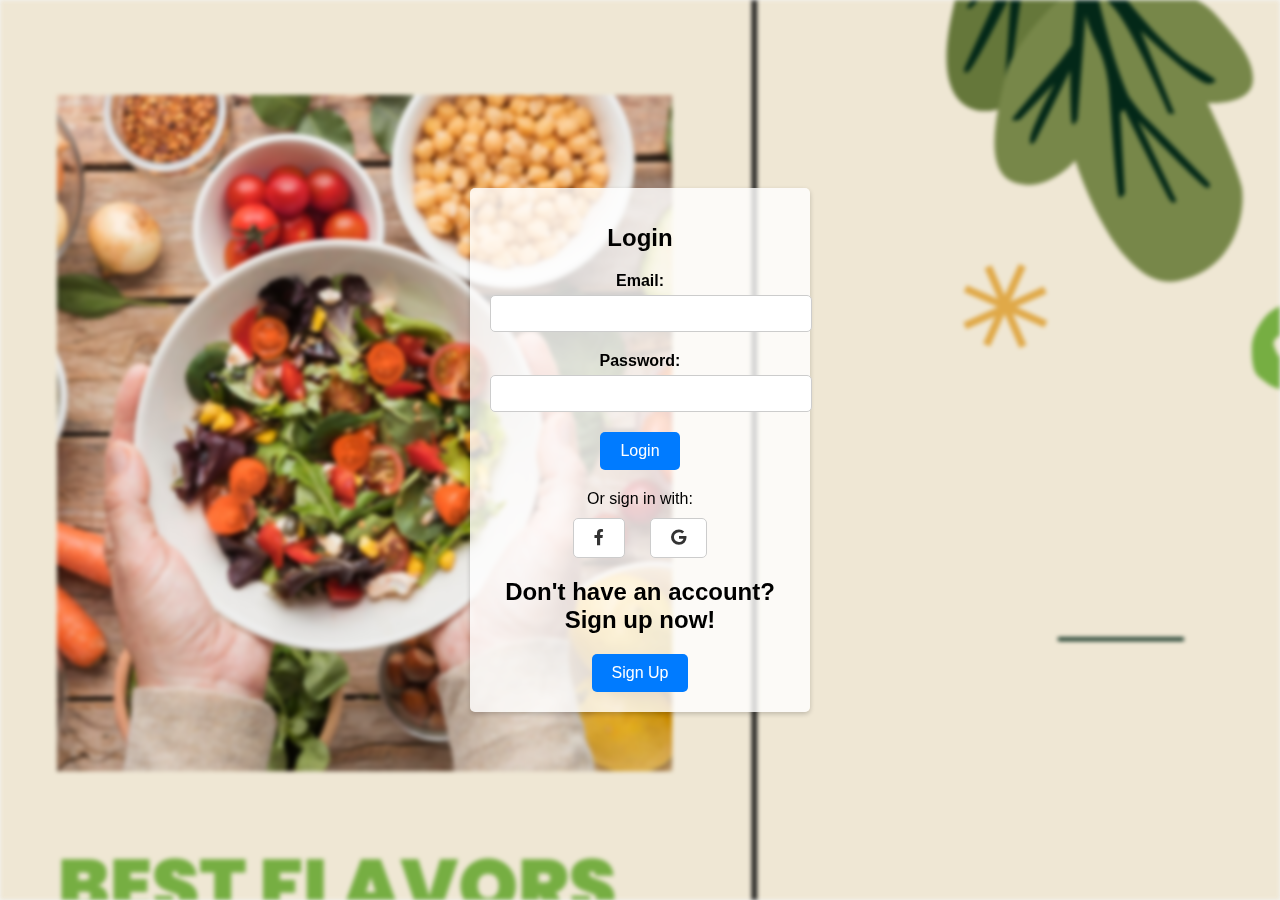
<file: index.html>
<!DOCTYPE html>
<html lang="en">
<head>
    <meta charset="UTF-8">
    <meta http-equiv="X-UA-Compatible" content="IE=edge">
    <meta name="viewport" content="width=device-width, initial-scale=1.0">
    <title>Login</title>
    <link rel="stylesheet" href="styles.css">
    <link rel="stylesheet" href="https://cdnjs.cloudflare.com/ajax/libs/font-awesome/5.15.3/css/all.min.css">

</head>
<body>
    <div class="container">
        <h1>Login</h1>
        <form action="login.php" method="post"> <!-- Replace "login.php" with your actual backend authentication endpoint -->
            <div class="form-group">
                <label for="email">Email:</label>
                <input type="email" id="email" name="email" required>
            </div>
            <div class="form-group">
                <label for="password">Password:</label>
                <input type="password" id="password" name="password" required>
            </div>
            <div class="form-group">
                <button type="submit">Login</button>
            </div>
        </form>
        <div class="alt-login">
            <p>Or sign in with:</p>
            <a href="#"><i class="fab fa-facebook-f"></i></a> <!-- Replace "#" with your Facebook authentication URL -->
            <a href="#"><i class="fab fa-google"></i></a>   <!-- Replace "#" with your Google authentication URL -->
        <h2>Don't have an account? Sign up now!</h2>
        <form action="signup.php" method="post"> <!-- Replace "signup.php" with your actual backend registration endpoint -->
           
                <button type="submit">Sign Up</button>
        </form>
    </div>
    </div>
    
</body>
</html>
</file>
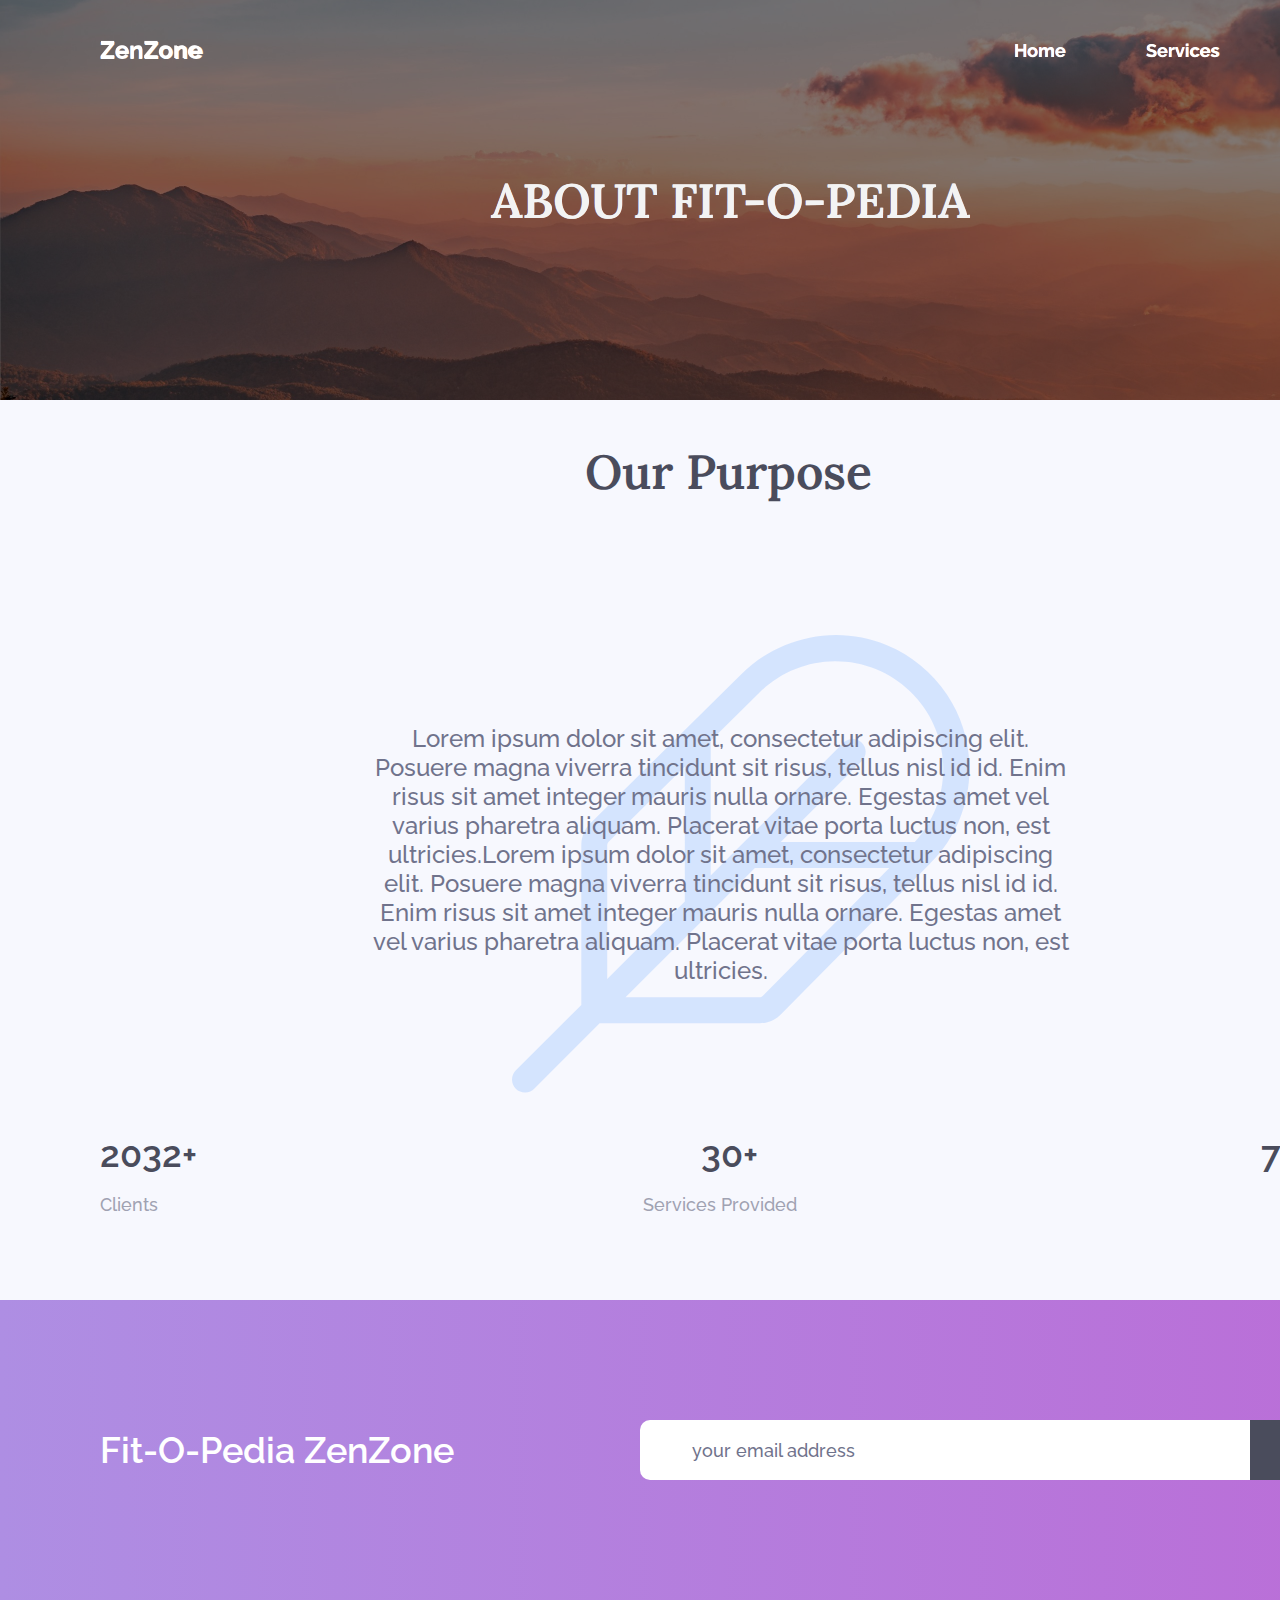
<file: home/about/index.html>
<!DOCTYPE html>
<html>
  <head>
    <meta charset="utf-8" />
    <meta name="viewport" content="initial-scale=1, width=device-width" />

    <link rel="stylesheet" href="./global.css" />
    <link rel="stylesheet" href="./index.css" />
    <link
      rel="stylesheet"
      href="https://fonts.googleapis.com/css2?family=Raleway:wght@500;600;700&display=swap"
    />
    <link
      rel="stylesheet"
      href="https://fonts.googleapis.com/css2?family=Lora:wght@600&display=swap"
    />
  </head>
  <body>
    <div class="aboutpage">
      <div class="aboutheading">
        <div class="home-parent">
          <b class="home" id="homeText">Home</b>
          <b class="home" id="servicesText">Services</b>
          <b class="about">About</b>
        </div>
        <b class="zenzone" id="zenZoneText">ZenZone</b>
        <div class="about-fit-o-pedia">ABout Fit-o-pedia</div>
      </div>
      <div class="aboutmission">
        <img
          class="phfeather-light-icon"
          alt=""
          src="./public/phfeatherlight.svg"
        />

        <div class="our-purpose">Our Purpose</div>
        <div class="lorem-ipsum-dolor">
          Lorem ipsum dolor sit amet, consectetur adipiscing elit. Posuere magna
          viverra tincidunt sit risus, tellus nisl id id. Enim risus sit amet
          integer mauris nulla ornare. Egestas amet vel varius pharetra aliquam.
          Placerat vitae porta luctus non, est ultricies.Lorem ipsum dolor sit
          amet, consectetur adipiscing elit. Posuere magna viverra tincidunt sit
          risus, tellus nisl id id. Enim risus sit amet integer mauris nulla
          ornare. Egestas amet vel varius pharetra aliquam. Placerat vitae porta
          luctus non, est ultricies.
        </div>
        <div class="frame-parent">
          <div class="parent">
            <div class="div">2032+</div>
            <div class="div">30+</div>
            <div class="div">700+</div>
          </div>
          <div class="clients-parent">
            <div class="clients">Clients</div>
            <div class="clients">Services Provided</div>
            <div class="clients">Events</div>
          </div>
        </div>
      </div>
      <div class="homepagefooter">
        <div class="fit-o-pedia-zenzone">Fit-O-Pedia ZenZone</div>
        <div class="emailinput">
          <img class="emailinput-icon" alt="" src="./public/emailinput.svg" />

          <div class="your-email-address">your email address</div>
        </div>
      </div>
    </div>

    <script>
      var homeText = document.getElementById("homeText");
      if (homeText) {
        homeText.addEventListener("click", function (e) {
          // Please sync "HomePage" to the project
        });
      }
      
      var servicesText = document.getElementById("servicesText");
      if (servicesText) {
        servicesText.addEventListener("click", function (e) {
          // Please sync "SerivceDetails" to the project
        });
      }
      
      var zenZoneText = document.getElementById("zenZoneText");
      if (zenZoneText) {
        zenZoneText.addEventListener("click", function (e) {
          // Please sync "HomePage" to the project
        });
      }
      </script>
  </body>
</html>
</file>
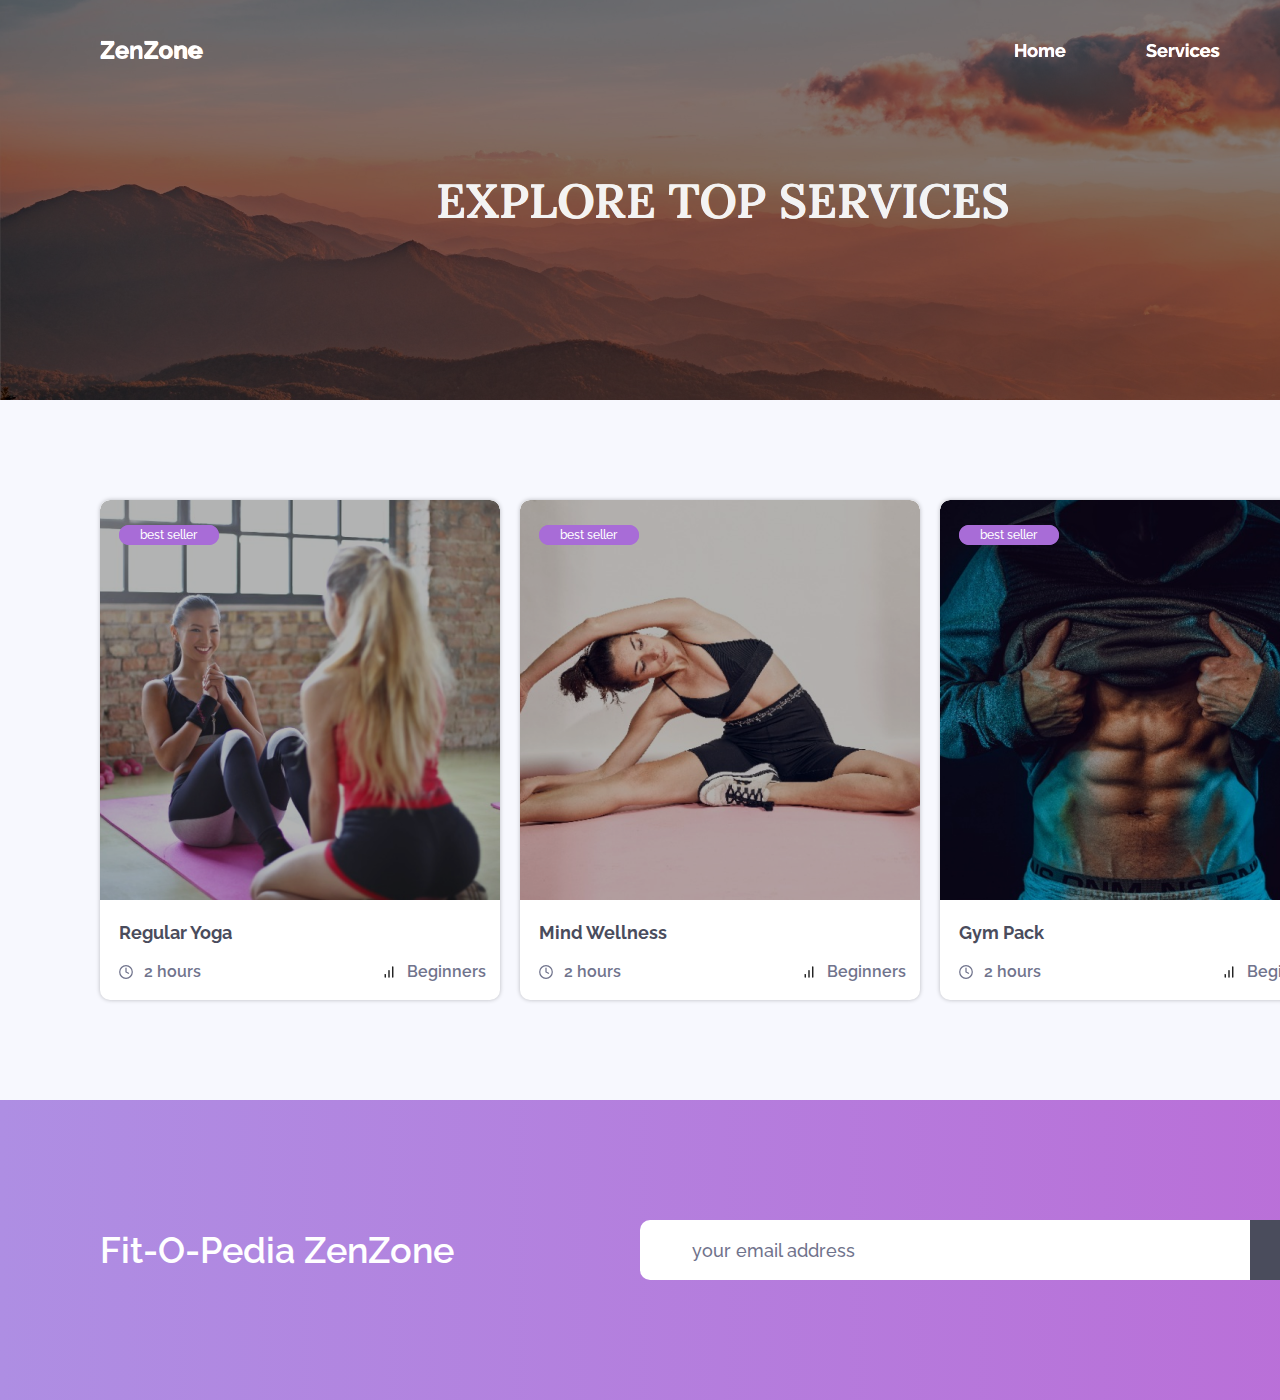
<file: home/services/index.html>
<!DOCTYPE html>
<html>
  <head>
    <meta charset="utf-8" />
    <meta name="viewport" content="initial-scale=1, width=device-width" />

    <link rel="stylesheet" href="./global.css" />
    <link rel="stylesheet" href="./index.css" />
    <link
      rel="stylesheet"
      href="https://fonts.googleapis.com/css2?family=Raleway:wght@500;600;700&display=swap"
    />
    <link
      rel="stylesheet"
      href="https://fonts.googleapis.com/css2?family=Lora:wght@600&display=swap"
    />
  </head>
  <body>
    <div class="serivcedetails">
      <div class="coursedetailsheading">
        <div class="home-parent">
          <b class="home" id="homeText">Home</b>
          <b class="services">Services</b>
          <b class="home" id="aboutText">About</b>
        </div>
        <b class="zenzone" id="zenZoneText">ZenZone</b>
        <div class="explore-top-services">Explore Top Services</div>
      </div>
      <div class="coursedetailscards">
        <div class="cards">
          <b class="regular-yoga">Regular Yoga</b>
          <div class="frame-parent">
            <div class="clock-parent">
              <img class="clock-icon" alt="" src="./public/clock.svg" />

              <div class="hours">2 hours</div>
            </div>
            <div class="clock-parent">
              <img class="clock-icon" alt="" src="./public/barchart.svg" />

              <div class="hours">Beginners</div>
            </div>
          </div>
          <div class="image">
            <div class="rectangle-parent">
              <div class="group-child"></div>
              <div class="best-seller">best seller</div>
            </div>
          </div>
        </div>
        <div class="cards1">
          <b class="regular-yoga">Mind Wellness</b>
          <div class="frame-parent">
            <div class="clock-parent">
              <img class="clock-icon" alt="" src="./public/clock1.svg" />

              <div class="hours">2 hours</div>
            </div>
            <div class="clock-parent">
              <img class="clock-icon" alt="" src="./public/barchart.svg" />

              <div class="hours">Beginners</div>
            </div>
          </div>
          <div class="image1">
            <div class="rectangle-parent">
              <div class="group-child"></div>
              <div class="best-seller">best seller</div>
            </div>
          </div>
        </div>
        <div class="cards2">
          <b class="regular-yoga">Gym Pack</b>
          <div class="frame-parent">
            <div class="clock-parent">
              <img class="clock-icon" alt="" src="./public/clock2.svg" />

              <div class="hours">2 hours</div>
            </div>
            <div class="clock-parent">
              <img class="clock-icon" alt="" src="./public/barchart.svg" />

              <div class="hours">Beginners</div>
            </div>
          </div>
          <div class="image2">
            <div class="rectangle-parent">
              <div class="group-child"></div>
              <div class="best-seller">best seller</div>
            </div>
          </div>
        </div>
      </div>
      <div class="homepagefooter">
        <div class="fit-o-pedia-zenzone">Fit-O-Pedia ZenZone</div>
        <div class="emailinput">
          <img class="emailinput-icon" alt="" src="./public/emailinput.svg" />

          <div class="your-email-address">your email address</div>
        </div>
      </div>
    </div>

    <script>
      var homeText = document.getElementById("homeText");
      if (homeText) {
        homeText.addEventListener("click", function (e) {
          // Please sync "HomePage" to the project
        });
      }
      
      var aboutText = document.getElementById("aboutText");
      if (aboutText) {
        aboutText.addEventListener("click", function (e) {
          // Please sync "AboutPage" to the project
        });
      }
      
      var zenZoneText = document.getElementById("zenZoneText");
      if (zenZoneText) {
        zenZoneText.addEventListener("click", function (e) {
          // Please sync "HomePage" to the project
        });
      }
      </script>
  </body>
</html>
</file>
<file: styles.css>
body {
    font-family: Arial, sans-serif;
    background-color: #f4f4f4;
    margin: 0;
    padding: 0;
    display: flex;
    justify-content: center;
    align-items: center;
    height: 100vh;
 
}
body::before {
    content: "";
    background-image: url("images/background.png"); /* Replace with your image URL */
    filter: blur(2px); /* Adjust the blur amount as needed */
    position: fixed;
    top: 0;
    left: 0;
    width: 100%;
    height: 100%;
    z-index: -1; /* Place the blurred image behind content */
}


.container {
    background-color: rgba(255, 255, 255, 0.8);
    border-radius: 5px;
    box-shadow: 0 2px 5px rgba(0, 0, 0, 0.2);
    padding: 20px;
    width: 300px;
    text-align: center;
    align-items: center;
    float: left;
}

h1 {
    font-size: 24px;
    margin-bottom: 20px;
}

.form-group {
    margin-bottom: 20px;
}

label {
    font-weight: bold;
    display: block;
    margin-bottom: 5px;
}

input[type="email"],
input[type="password"] {
    width: 100%;
    padding: 10px;
    border: 1px solid #ccc;
    border-radius: 5px;
}

button {
    background-color: #007bff;
    color: #fff;
    padding: 10px 20px;
    border: none;
    border-radius: 5px;
    cursor: pointer;
    font-size: 16px;
}

.alt-login p {
    margin-bottom: 10px;
}

.alt-login a {
    display: inline-block;
    background-color: #fff;
    border: 1px solid #ccc;
    padding: 10px 20px;
    border-radius: 5px;
    margin: 0 10px;
    text-decoration: none;
    color: #333;
    font-weight: bold;
    transition: background-color 0.3s ease;
}

.alt-login a:hover {
    background-color: #007bff;
    color: #fff;
}
.signup-container {
    margin-top: 20px;
    background-color: #fff;
    border-radius: 5px;
    box-shadow: 0 2px 5px rgba(0, 0, 0, 0.2);
    padding: 20px;
    width: 300px;
    text-align: center;
    float: left;
}



.signup-button {
    text-align: center;
    margin-top: 20px;
}

.signup-link {
    background-color: #007bff;
    color: #fff;
    padding: 10px 20px;
    border: none;
    border-radius: 5px;
    cursor: pointer;
    font-size: 16px;
    text-decoration: none; /* Remove underlines for links */
    display: inline-block;
}

.signup-container button {
    background-color: #007bff;
    color: #fff;
    padding: 10px 20px;
    border: none;
    border-radius: 5px;
    cursor: pointer;
    font-size: 16px;
}
</file>
<file: home/about/global.css>
body {
  margin: 0;
  line-height: normal;
}

:root {
  /* fonts */
  --raleway-36px-semibold: Raleway;
  --lora-48px-uppercase: Lora;

  /* font sizes */
  --raleway-18px-bold-size: 18px;
  --raleway-36px-semibold-size: 36px;
  --raleway-24px-medium-size: 24px;
  --lora-48px-uppercase-size: 48px;

  /* Colors */
  --color-white1: #fff;
  --primary-gray: #70738c;
  --light-blue: #f7f8fe;
  --light-gray: #a0a2b2;
  --color-dimgray: #4a4c5c;
  --white: #f3f3f3;

  /* Border radiuses */
  --br-3xs: 10px;
}
</file>
<file: home/about/index.css>
.home {
  cursor: pointer;
}
.about,
.home {
  position: relative;
}
.home-parent {
  position: absolute;
  top: 40px;
  left: 1014px;
  display: flex;
  flex-direction: row;
  align-items: flex-start;
  justify-content: flex-start;
  gap: 80px;
}
.zenzone {
  position: absolute;
  top: 36px;
  left: 100px;
  font-size: var(--raleway-24px-medium-size);
  cursor: pointer;
}
.about-fit-o-pedia {
  position: absolute;
  top: 170px;
  left: 491px;
  font-size: var(--lora-48px-uppercase-size);
  text-transform: uppercase;
  font-weight: 600;
  font-family: var(--lora-48px-uppercase);
  color: var(--white);
}
.aboutheading {
  position: absolute;
  top: 0;
  left: 0;
  width: 1440px;
  height: 400px;
  overflow: hidden;
  background-image: url(./public/aboutheading@3x.png);
  background-size: cover;
  background-repeat: no-repeat;
  background-position: top;
}
.phfeather-light-icon {
  position: absolute;
  height: 61.33%;
  width: 38.33%;
  top: 20.11%;
  right: 30.83%;
  bottom: 18.56%;
  left: 30.83%;
  max-width: 100%;
  overflow: hidden;
  max-height: 100%;
}
.our-purpose {
  position: absolute;
  top: 41px;
  left: 585px;
  text-transform: capitalize;
  font-weight: 600;
  font-family: var(--lora-48px-uppercase);
}
.lorem-ipsum-dolor {
  position: absolute;
  top: 324px;
  left: 368px;
  font-size: var(--raleway-24px-medium-size);
  font-weight: 500;
  color: var(--primary-gray);
  text-align: center;
  display: inline-block;
  width: 705px;
  height: 252px;
}
.div {
  position: relative;
  font-weight: 600;
}
.parent {
  position: absolute;
  top: 0;
  left: 0;
  width: 1240px;
  display: flex;
  flex-direction: row;
  align-items: flex-end;
  justify-content: space-between;
}
.clients {
  position: relative;
  font-weight: 500;
}
.clients-parent {
  position: absolute;
  top: 61px;
  left: 0;
  width: 1240px;
  display: flex;
  flex-direction: row;
  align-items: flex-end;
  justify-content: space-between;
  font-size: var(--raleway-18px-bold-size);
  color: var(--light-gray);
}
.aboutmission,
.frame-parent {
  position: absolute;
  top: 733px;
  left: 100px;
  width: 1240px;
  height: 82px;
  font-size: var(--raleway-36px-semibold-size);
}
.aboutmission {
  top: 400px;
  left: 0;
  background-color: var(--light-blue);
  width: 1440px;
  height: 900px;
  overflow: hidden;
  font-size: var(--lora-48px-uppercase-size);
  color: var(--color-dimgray);
}
.fit-o-pedia-zenzone {
  position: absolute;
  top: 129px;
  left: 100px;
  font-weight: 600;
}
.emailinput-icon {
  position: absolute;
  top: 0;
  left: 610px;
  border-radius: 0 var(--br-3xs) var(--br-3xs) 0;
  width: 90px;
  height: 60px;
  overflow: hidden;
}
.your-email-address {
  position: absolute;
  top: 20px;
  left: 52px;
  font-weight: 500;
}
.emailinput,
.homepagefooter {
  position: absolute;
  overflow: hidden;
}
.emailinput {
  top: 120px;
  left: 640px;
  border-radius: var(--br-3xs);
  background-color: var(--color-white1);
  width: 700px;
  height: 60px;
  font-size: var(--raleway-18px-bold-size);
  color: var(--primary-gray);
}
.homepagefooter {
  top: 1300px;
  left: 0;
  background: linear-gradient(-90deg, #bb6cd7, #ae8ee3);
  width: 1440px;
  height: 300px;
  font-size: var(--raleway-36px-semibold-size);
}
.aboutpage {
  position: relative;
  background-color: var(--color-white1);
  width: 100%;
  height: 1600px;
  overflow: hidden;
  text-align: left;
  font-size: var(--raleway-18px-bold-size);
  color: var(--color-white1);
  font-family: var(--raleway-36px-semibold);
}
</file>
<file: home/services/global.css>
body {
  margin: 0;
  line-height: normal;
}

:root {
  /* fonts */
  --raleway-36px-semibold: Raleway;
  --lora-48px-uppercase: Lora;

  /* font sizes */
  --raleway-18px-medium-size: 18px;
  --raleway-36px-semibold-size: 36px;
  --font-size-xs: 12px;
  --raleway-16px-semibold-size: 16px;
  --lora-48px-uppercase-size: 48px;

  /* Colors */
  --color-white1: #fff;
  --primary-gray: #70738c;
  --light-blue: #f7f8fe;
  --primary-purple: #a86cd7;
  --dark-grey: #4a4c5c;
  --white: #f3f3f3;

  /* Gaps */
  --gap-161xl: 180px;
  --gap-3xs: 10px;

  /* Border radiuses */
  --br-3xs: 10px;
}
</file>
<file: home/services/index.css>
.home {
  cursor: pointer;
}
.home,
.services {
  position: relative;
}
.home-parent {
  position: absolute;
  top: 40px;
  left: 1014px;
  display: flex;
  flex-direction: row;
  align-items: flex-start;
  justify-content: flex-start;
  gap: 80px;
}
.zenzone {
  position: absolute;
  top: 36px;
  left: 100px;
  font-size: 24px;
  cursor: pointer;
}
.explore-top-services {
  position: absolute;
  top: 170px;
  left: 436px;
  font-size: var(--lora-48px-uppercase-size);
  text-transform: uppercase;
  font-weight: 600;
  font-family: var(--lora-48px-uppercase);
  color: var(--white);
}
.coursedetailsheading {
  position: absolute;
  top: 0;
  left: 0;
  width: 1440px;
  height: 400px;
  overflow: hidden;
  background-image: url(./public/coursedetailsheading@3x.png);
  background-size: cover;
  background-repeat: no-repeat;
  background-position: top;
}
.regular-yoga {
  position: absolute;
  top: 422px;
  left: 19px;
}
.clock-icon {
  position: relative;
  width: 16px;
  height: 16px;
  overflow: hidden;
  flex-shrink: 0;
}
.hours {
  position: relative;
  font-weight: 600;
}
.clock-parent,
.frame-parent {
  display: flex;
  flex-direction: row;
  align-items: center;
  justify-content: flex-start;
  gap: var(--gap-3xs);
}
.frame-parent {
  position: absolute;
  top: 462px;
  left: 18px;
  align-items: flex-start;
  gap: var(--gap-161xl);
  font-size: var(--raleway-16px-semibold-size);
  color: var(--primary-gray);
}
.group-child {
  position: absolute;
  top: 0;
  left: 0;
  border-radius: var(--br-3xs);
  background-color: var(--primary-purple);
  width: 100px;
  height: 20px;
}
.best-seller {
  position: absolute;
  top: 3px;
  left: 21px;
  font-weight: 500;
}
.image,
.rectangle-parent {
  position: absolute;
  top: 25px;
  left: 19px;
  width: 100px;
  height: 20px;
}
.image {
  top: 0;
  left: 0;
  border-radius: var(--br-3xs) var(--br-3xs) 0 0;
  width: 400px;
  height: 400px;
  overflow: hidden;
  background-image: url(./public/image@3x.png);
  background-size: cover;
  background-repeat: no-repeat;
  background-position: top;
  font-size: var(--font-size-xs);
  color: var(--color-white1);
}
.cards {
  top: 100px;
  left: 100px;
  border-radius: var(--br-3xs);
  background-color: var(--color-white1);
  box-shadow: 0 0 4px rgba(0, 0, 0, 0.25);
  height: 500px;
}
.cards,
.cards1,
.image1 {
  position: absolute;
  width: 400px;
  overflow: hidden;
}
.image1 {
  top: 0;
  left: 0;
  border-radius: var(--br-3xs) var(--br-3xs) 0 0;
  height: 400px;
  background-image: url(./public/image1@3x.png);
  background-size: cover;
  background-repeat: no-repeat;
  background-position: top;
  font-size: var(--font-size-xs);
  color: var(--color-white1);
}
.cards1 {
  top: 100px;
  left: 520px;
  border-radius: var(--br-3xs);
  background-color: var(--color-white1);
  box-shadow: 0 0 4px rgba(0, 0, 0, 0.25);
  height: 500px;
}
.image2 {
  top: 0;
  left: 0;
  border-radius: var(--br-3xs) var(--br-3xs) 0 0;
  width: 400px;
  height: 400px;
  background-image: url(./public/image2@3x.png);
  background-size: cover;
  background-repeat: no-repeat;
  background-position: top;
  font-size: var(--font-size-xs);
  color: var(--color-white1);
}
.cards2,
.coursedetailscards,
.image2 {
  position: absolute;
  overflow: hidden;
}
.cards2 {
  top: 100px;
  left: 940px;
  border-radius: var(--br-3xs);
  background-color: var(--color-white1);
  box-shadow: 0 0 4px rgba(0, 0, 0, 0.25);
  width: 400px;
  height: 500px;
}
.coursedetailscards {
  top: 400px;
  left: 0;
  background-color: var(--light-blue);
  width: 1440px;
  height: 700px;
  color: var(--dark-grey);
}
.fit-o-pedia-zenzone {
  position: absolute;
  top: 129px;
  left: 100px;
  font-weight: 600;
}
.emailinput-icon {
  position: absolute;
  top: 0;
  left: 610px;
  border-radius: 0 var(--br-3xs) var(--br-3xs) 0;
  width: 90px;
  height: 60px;
  overflow: hidden;
}
.your-email-address {
  position: absolute;
  top: 20px;
  left: 52px;
  font-weight: 500;
}
.emailinput,
.homepagefooter {
  position: absolute;
  overflow: hidden;
}
.emailinput {
  top: 120px;
  left: 640px;
  border-radius: var(--br-3xs);
  background-color: var(--color-white1);
  width: 700px;
  height: 60px;
  font-size: var(--raleway-18px-medium-size);
  color: var(--primary-gray);
}
.homepagefooter {
  top: 1100px;
  left: 0;
  background: linear-gradient(-90deg, #bb6cd7, #ae8ee3);
  width: 1440px;
  height: 300px;
  font-size: var(--raleway-36px-semibold-size);
}
.serivcedetails {
  position: relative;
  background-color: var(--color-white1);
  width: 100%;
  height: 1400px;
  overflow: hidden;
  text-align: left;
  font-size: var(--raleway-18px-medium-size);
  color: var(--color-white1);
  font-family: var(--raleway-36px-semibold);
}
</file>
